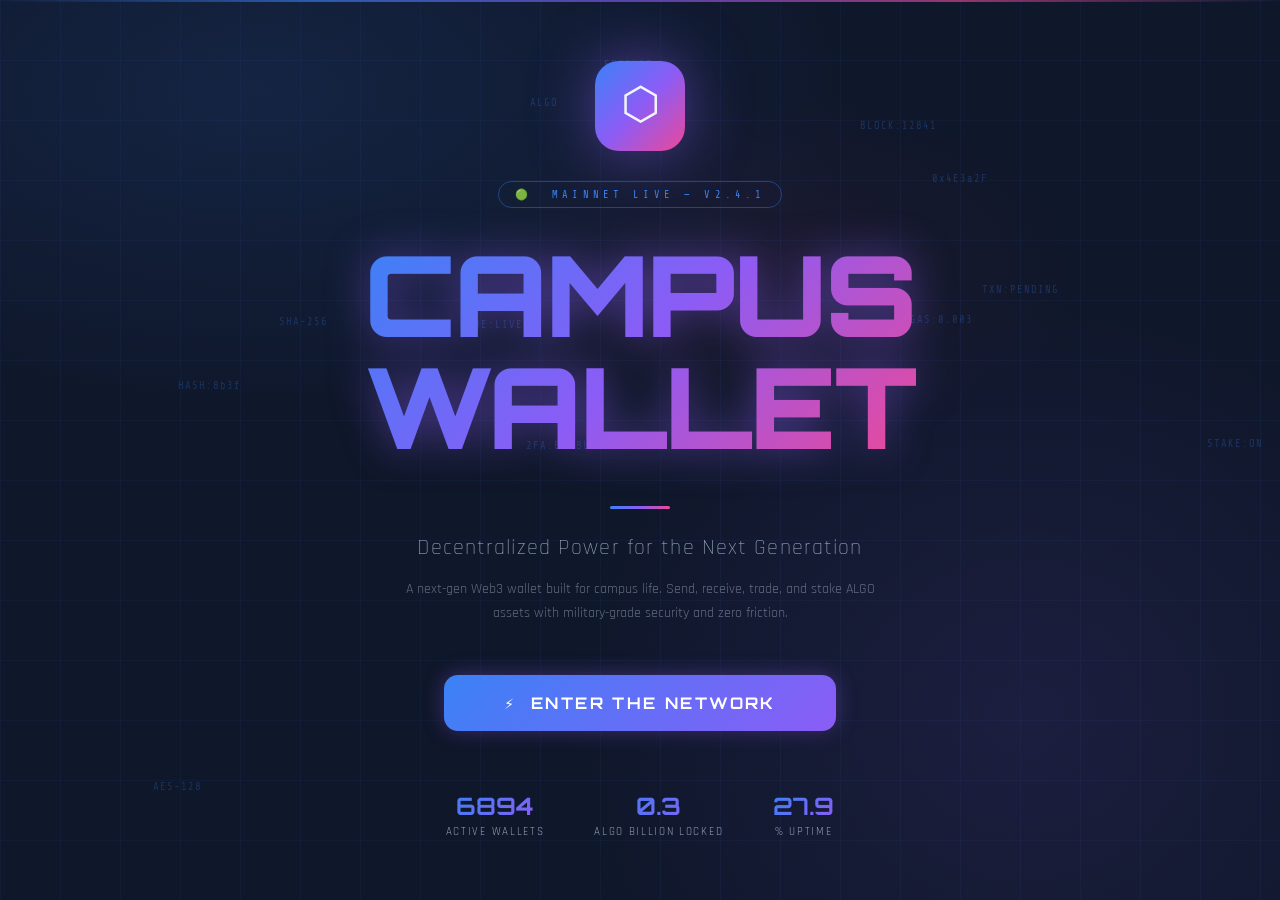
<file: index.html>
<!DOCTYPE html>
<html lang="en">
<head>
  <meta charset="UTF-8">
  <meta name="viewport" content="width=device-width, initial-scale=1.0">
  <title>Campus Wallet — Decentralized Power</title>
  <link rel="stylesheet" href="css/style.css">
  <style>
    .hero-logo-icon {
      width: 90px; height: 90px;
      background: linear-gradient(135deg, #3b82f6, #8b5cf6, #ec4899);
      border-radius: 24px;
      display: flex; align-items: center; justify-content: center;
      font-size: 2.8rem;
      margin: 0 auto 30px;
      box-shadow: 0 0 60px rgba(139,92,246,0.5);
      animation: fadeIn 0.8s ease forwards;
    }
    .hero-divider {
      width: 60px; height: 3px;
      background: linear-gradient(90deg, var(--blue), var(--purple), var(--pink));
      margin: 24px auto;
      border-radius: 2px;
      animation: fadeIn 1s ease 0.5s forwards; opacity: 0;
    }
    .floating-tags {
      position: absolute;
      width: 100%; height: 100%;
      pointer-events: none;
      overflow: hidden;
    }
    .ftag {
      position: absolute;
      font-family: 'Share Tech Mono', monospace;
      font-size: 0.65rem;
      color: rgba(59,130,246,0.25);
      letter-spacing: 0.1em;
      white-space: nowrap;
    }
  </style>
</head>
<body data-page="index">

<div id="loader" class="loader-overlay">
  <div class="loader-ring"></div>
  <div class="loader-text">INITIALIZING NETWORK...</div>
</div>

<div class="scanline"></div>

<div class="bg-layer">
  <div class="bg-gradient"></div>
  <div class="cyber-grid"></div>
</div>

<div class="particles"></div>

<div class="floating-tags" id="ftags"></div>

<div class="page hero-page">

  <div class="hero-logo-icon">⬡</div>

  <div class="hero-badge">🟢 &nbsp;MAINNET LIVE — v2.4.1</div>

  <h1 class="hero-title gradient-text">CAMPUS<br>WALLET</h1>

  <div class="hero-divider"></div>

  <p class="hero-tagline fade-in fade-in-delay-3">
    Decentralized Power for the Next Generation
  </p>

  <p class="hero-sub fade-in fade-in-delay-4">
    A next-gen Web3 wallet built for campus life. Send, receive, trade,
    and stake ALGO assets with military-grade security and zero friction.
  </p>

  <button class="btn btn-primary hero-enter-btn" id="enterBtn">
    ⚡ &nbsp;ENTER THE NETWORK
  </button>

  <div class="hero-stats">
    <div class="stat">
      <div class="stat-num" data-count="24700" data-decimals="0">0</div>
      <div class="stat-label">Active Wallets</div>
    </div>
    <div class="stat">
      <div class="stat-num" data-count="1.2" data-decimals="1">0</div>
      <div class="stat-label">ALGO Billion Locked</div>
    </div>
    <div class="stat">
      <div class="stat-num" data-count="99.9" data-decimals="1">0</div>
      <div class="stat-label">% Uptime</div>
    </div>
  </div>

</div>

<script src="js/script.js"></script>
<script>
// Floating code tags
const tags = ['0x4E3a2F', 'SHA-256', 'AES-128', 'TXN:PENDING', 'BLOCK:12841', 'GAS:0.003',
  'STAKE:ON', 'NODE:LIVE', 'HASH:8b3f', '2FA:ENABLED', 'ENCRYPT', 'ALGO'];
const container = document.getElementById('ftags');
tags.forEach((tag, i) => {
  const el = document.createElement('div');
  el.className = 'ftag';
  el.textContent = tag;
  el.style.cssText = `
    left: ${5 + Math.random() * 90}%;
    top: ${5 + Math.random() * 90}%;
    animation: fadeIn ${2 + Math.random() * 3}s ease ${Math.random() * 3}s infinite alternate;
  `;
  container.appendChild(el);
});
</script>
</body>
</html>
</file>
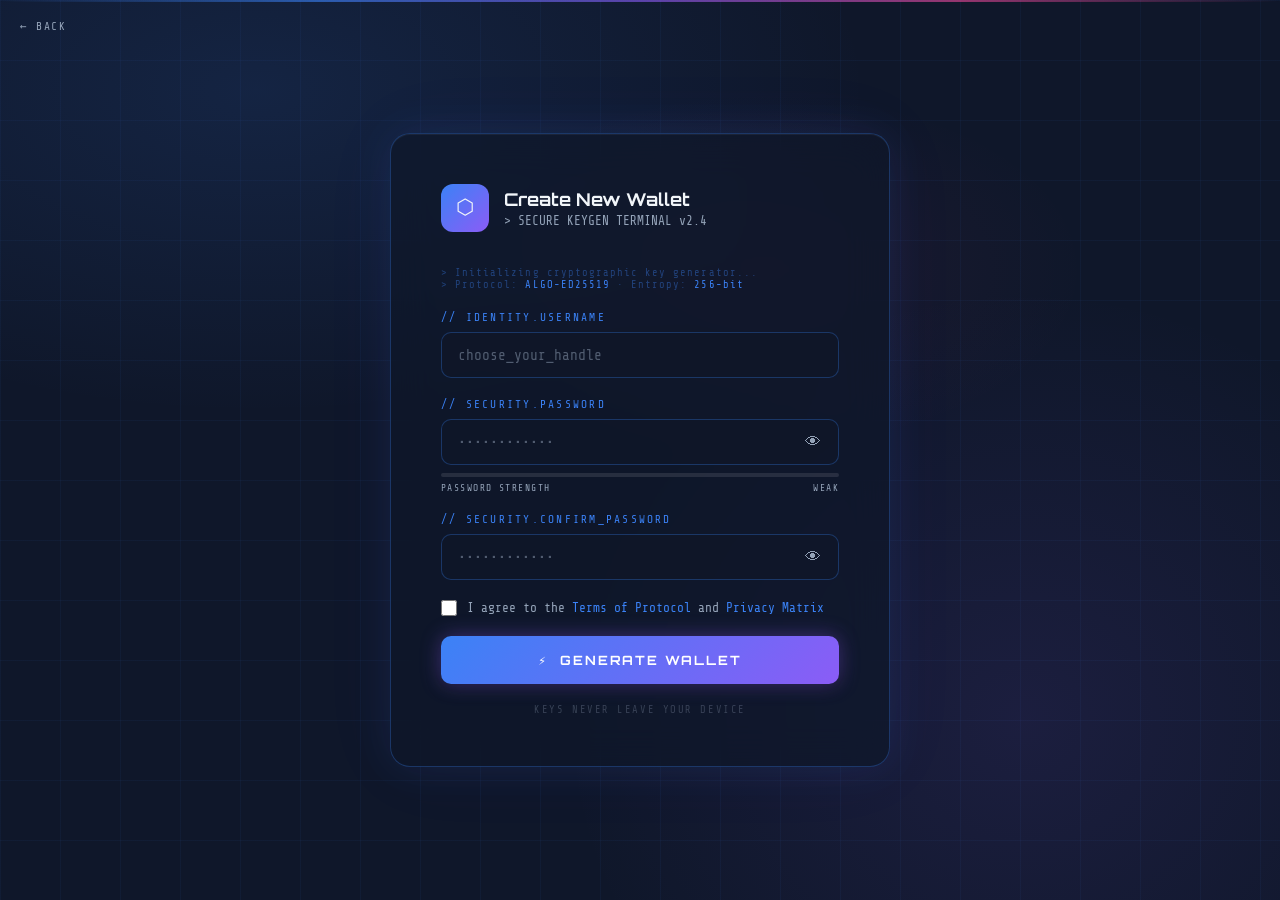
<file: create.html>
<!DOCTYPE html>
<html lang="en">
<head>
  <meta charset="UTF-8">
  <meta name="viewport" content="width=device-width, initial-scale=1.0">
  <title>Campus Wallet — Create Wallet</title>
  <link rel="stylesheet" href="css/style.css">
  <style>
    .eye-btn {
      position: absolute; right: 14px; top: 50%;
      transform: translateY(-50%);
      background: none; border: none;
      color: var(--muted); cursor: pointer;
      font-size: 1rem; padding: 4px;
      transition: color 0.2s;
    }
    .eye-btn:hover { color: var(--blue); }
    .pass-wrapper { position: relative; }
    .strength-label {
      font-family: 'Share Tech Mono', monospace;
      font-size: 0.6rem;
      color: var(--muted);
      letter-spacing: 0.15em;
      margin-top: 6px;
      display: flex; justify-content: space-between;
    }
    .terms-row {
      display: flex; align-items: center; gap: 10px;
      margin-bottom: 20px;
    }
    .terms-row input[type=checkbox] { accent-color: var(--blue); width: 16px; height: 16px; }
    .terms-row label {
      font-size: 0.8rem; color: var(--muted);
      font-family: 'Share Tech Mono', monospace;
    }
    .terms-row a { color: var(--blue); text-decoration: none; }
    .success-overlay {
      position: fixed; inset: 0; z-index: 9999;
      background: rgba(10,15,30,0.97);
      display: none;
      flex-direction: column;
      align-items: center; justify-content: center;
      gap: 20px;
      text-align: center;
    }
    .success-icon {
      width: 90px; height: 90px;
      background: linear-gradient(135deg, var(--success), #16a34a);
      border-radius: 50%;
      display: flex; align-items: center; justify-content: center;
      font-size: 2.5rem;
      box-shadow: 0 0 60px rgba(34,197,94,0.5);
      animation: orbPulse 2s ease-in-out infinite;
    }
    .success-title {
      font-family: 'Orbitron', monospace;
      font-size: 1.6rem; font-weight: 900;
      color: var(--success);
    }
    .success-addr {
      font-family: 'Share Tech Mono', monospace;
      font-size: 0.8rem; color: var(--muted);
    }
    .progress-bar {
      width: 200px; height: 3px;
      background: rgba(255,255,255,0.1);
      border-radius: 2px; overflow: hidden;
    }
    .progress-fill {
      height: 100%;
      background: linear-gradient(90deg, var(--blue), var(--purple));
      border-radius: 2px;
      animation: progressGrow 3s linear forwards;
    }
    @keyframes progressGrow { from { width: 0; } to { width: 100%; } }
    .back-link {
      position: fixed; top: 20px; left: 20px;
      font-family: 'Share Tech Mono', monospace;
      font-size: 0.7rem; color: var(--muted);
      cursor: pointer; letter-spacing: 0.15em;
      text-decoration: none; display: flex;
      align-items: center; gap: 8px;
      transition: color 0.2s; z-index: 10;
    }
    .back-link:hover { color: var(--blue); }
    .terminal-line {
      font-family: 'Share Tech Mono', monospace;
      font-size: 0.65rem; color: rgba(59,130,246,0.4);
      margin-bottom: 20px; letter-spacing: 0.1em;
    }
    .terminal-line span { color: var(--blue); }
  </style>
</head>
<body data-page="create">

<div id="loader" class="loader-overlay">
  <div class="loader-ring"></div>
  <div class="loader-text">LOADING SECURE TERMINAL...</div>
</div>

<div class="scanline"></div>

<div class="bg-layer">
  <div class="bg-gradient"></div>
  <div class="cyber-grid"></div>
</div>

<div class="particles"></div>

<a href="onboarding.html" class="back-link">← BACK</a>

<div id="successOverlay" class="success-overlay">
  <div class="success-icon">✓</div>
  <div class="success-title">WALLET CREATED</div>
  <div class="success-addr" id="succAddr">Loading address...</div>
  <p style="color: var(--muted); font-size: 0.85rem;">Redirecting to dashboard...</p>
  <div class="progress-bar"><div class="progress-fill"></div></div>
</div>

<div class="page">
  <div class="glass create-panel fade-in">

    <div class="form-header">
      <div class="form-icon">⬡</div>
      <div>
        <div class="form-title">Create New Wallet</div>
        <div class="form-sub">> SECURE KEYGEN TERMINAL v2.4</div>
      </div>
    </div>

    <div class="terminal-line">> Initializing cryptographic key generator...<br>
    > Protocol: <span>ALGO-ED25519</span> · Entropy: <span>256-bit</span></div>

    <form id="createForm">

      <div class="input-group">
        <label>// IDENTITY.username</label>
        <input type="text" id="username" class="cyber-input"
          placeholder="choose_your_handle" autocomplete="off">
      </div>

      <div class="input-group">
        <label>// SECURITY.password</label>
        <div class="pass-wrapper">
          <input type="password" id="password" class="cyber-input"
            placeholder="••••••••••••" autocomplete="new-password">
          <button type="button" class="eye-btn" onclick="togglePass('password', this)">👁</button>
        </div>
        <div class="strength-bar">
          <div class="strength-fill"></div>
        </div>
        <div class="strength-label">
          <span>PASSWORD STRENGTH</span>
          <span id="strengthTxt">WEAK</span>
        </div>
      </div>

      <div class="input-group">
        <label>// SECURITY.confirm_password</label>
        <div class="pass-wrapper">
          <input type="password" id="confirm" class="cyber-input"
            placeholder="••••••••••••" autocomplete="new-password">
          <button type="button" class="eye-btn" onclick="togglePass('confirm', this)">👁</button>
        </div>
      </div>

      <div class="terms-row">
        <input type="checkbox" id="terms">
        <label for="terms">I agree to the <a href="#">Terms of Protocol</a> and <a href="#">Privacy Matrix</a></label>
      </div>

      <button type="submit" class="btn btn-primary" style="width:100%; font-size: 0.8rem; padding: 16px;">
        <div class="spinner"></div>
        <span class="btn-text">⚡ &nbsp;GENERATE WALLET</span>
      </button>

    </form>

    <p style="text-align:center; margin-top: 20px; font-family: 'Share Tech Mono', monospace; font-size: 0.65rem; color: rgba(148,163,184,0.3); letter-spacing: 0.15em;">
      KEYS NEVER LEAVE YOUR DEVICE
    </p>

  </div>
</div>

<script src="js/script.js"></script>
<script>
function togglePass(id, btn) {
  const input = document.getElementById(id);
  input.type = input.type === 'password' ? 'text' : 'password';
  btn.textContent = input.type === 'password' ? '👁' : '🙈';
}

// Strength text update
document.getElementById('password').addEventListener('input', function() {
  const val = this.value;
  let strength = 0;
  if (val.length > 5) strength += 25;
  if (val.length > 9) strength += 25;
  if (/[A-Z]/.test(val) && /[0-9]/.test(val)) strength += 25;
  if (/[^A-Za-z0-9]/.test(val)) strength += 25;
  const labels = { 0: 'WEAK', 25: 'FAIR', 50: 'GOOD', 75: 'STRONG', 100: 'ULTRA' };
  document.getElementById('strengthTxt').textContent = labels[Math.floor(strength/25)*25] || 'WEAK';
});

document.getElementById('createForm').addEventListener('submit', function(e) {
  if (!document.getElementById('terms').checked) {
    e.preventDefault();
    e.stopPropagation();
    // Use global showToast after script loads
    setTimeout(() => window.showToast && showToast('Please accept the Terms of Protocol', 'error'), 0);
  }
});
</script>
</body>
</html>
</file>
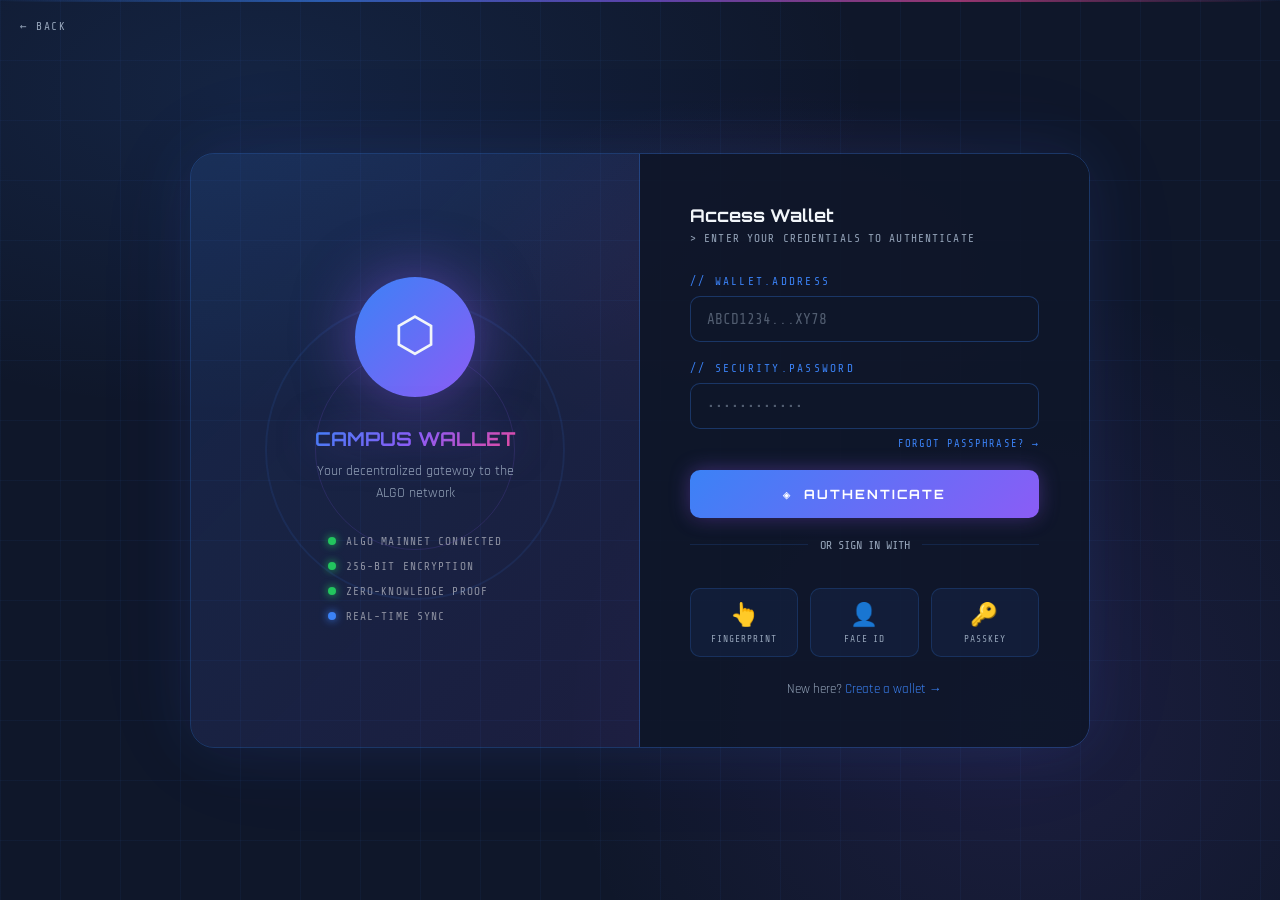
<file: login.html>
<!DOCTYPE html>
<html lang="en">
<head>
  <meta charset="UTF-8">
  <meta name="viewport" content="width=device-width, initial-scale=1.0">
  <title>Campus Wallet — Login</title>
  <link rel="stylesheet" href="css/style.css">
  <style>
    .back-link {
      position: fixed; top: 20px; left: 20px;
      font-family: 'Share Tech Mono', monospace;
      font-size: 0.7rem; color: var(--muted);
      cursor: pointer; letter-spacing: 0.15em;
      text-decoration: none; display: flex;
      align-items: center; gap: 8px;
      transition: color 0.2s; z-index: 10;
    }
    .back-link:hover { color: var(--blue); }
    .login-left-title {
      font-family: 'Orbitron', monospace;
      font-size: 1.2rem; font-weight: 700;
      margin-bottom: 10px;
    }
    .login-left-sub {
      font-size: 0.85rem; color: var(--muted);
      line-height: 1.6; max-width: 220px;
      text-align: center;
    }
    .login-features {
      margin-top: 30px;
      display: flex; flex-direction: column; gap: 12px;
    }
    .login-feat {
      display: flex; align-items: center; gap: 10px;
      font-family: 'Share Tech Mono', monospace;
      font-size: 0.7rem; color: rgba(255,255,255,0.5);
      letter-spacing: 0.1em;
    }
    .feat-dot {
      width: 8px; height: 8px; border-radius: 50%;
      background: var(--success);
      box-shadow: 0 0 8px var(--success);
      flex-shrink: 0;
    }
    .login-form-title {
      font-family: 'Orbitron', monospace;
      font-size: 1.1rem; font-weight: 700;
      margin-bottom: 6px;
    }
    .login-form-sub {
      color: var(--muted); font-size: 0.85rem;
      margin-bottom: 30px; font-family: 'Share Tech Mono', monospace;
      font-size: 0.7rem; letter-spacing: 0.1em;
    }
    .forgot-link {
      font-family: 'Share Tech Mono', monospace;
      font-size: 0.65rem; color: var(--blue);
      cursor: pointer; letter-spacing: 0.1em;
      display: block; text-align: right;
      margin-top: -12px; margin-bottom: 20px;
      text-decoration: none;
    }
    .biometric-row {
      display: flex; gap: 12px; margin-top: 16px;
    }
    .bio-btn {
      flex: 1; padding: 12px;
      background: rgba(59,130,246,0.07);
      border: 1px solid rgba(59,130,246,0.2);
      border-radius: 10px;
      display: flex; flex-direction: column;
      align-items: center; gap: 6px;
      cursor: pointer; transition: all 0.2s;
      color: var(--muted);
      font-family: 'Share Tech Mono', monospace;
      font-size: 0.6rem; letter-spacing: 0.1em;
    }
    .bio-btn:hover { border-color: var(--blue); color: var(--blue); background: rgba(59,130,246,0.12); }
    .bio-btn span { font-size: 1.4rem; }
    .divider { display: flex; align-items: center; gap: 12px; margin: 20px 0; color: var(--muted); font-size: 0.75rem; font-family: 'Share Tech Mono', monospace; }
    .divider::before, .divider::after { content: ''; flex: 1; height: 1px; background: rgba(59,130,246,0.15); }
  </style>
</head>
<body data-page="login">

<div id="loader" class="loader-overlay">
  <div class="loader-ring"></div>
  <div class="loader-text">AUTHENTICATING NODE...</div>
</div>

<div class="scanline"></div>

<div class="bg-layer">
  <div class="bg-gradient"></div>
  <div class="cyber-grid"></div>
</div>

<div class="particles"></div>

<a href="onboarding.html" class="back-link">← BACK</a>

<div class="page" style="padding: 20px;">
  <div class="login-container fade-in">

    <!-- LEFT PANEL -->
    <div class="login-left">
      <div class="login-orb">⬡</div>
      <div class="login-left-text">
        <div class="login-left-title gradient-text">CAMPUS WALLET</div>
        <p class="login-left-sub">Your decentralized gateway to the ALGO network</p>
      </div>
      <div class="login-features">
        <div class="login-feat"><div class="feat-dot"></div>ALGO MAINNET CONNECTED</div>
        <div class="login-feat"><div class="feat-dot"></div>256-BIT ENCRYPTION</div>
        <div class="login-feat"><div class="feat-dot"></div>ZERO-KNOWLEDGE PROOF</div>
        <div class="login-feat"><div class="feat-dot" style="background: var(--blue); box-shadow: 0 0 8px var(--blue)"></div>REAL-TIME SYNC</div>
      </div>
    </div>

    <!-- RIGHT PANEL -->
    <div class="login-right">
      <div class="login-form-title">Access Wallet</div>
      <div class="login-form-sub">> ENTER YOUR CREDENTIALS TO AUTHENTICATE</div>

      <form id="loginForm">

        <div class="input-group">
          <label>// WALLET.address</label>
          <input type="text" id="walletAddr" class="cyber-input"
            placeholder="ABCD1234...XY78" autocomplete="off">
        </div>

        <div class="input-group">
          <label>// SECURITY.password</label>
          <input type="password" id="loginPass" class="cyber-input"
            placeholder="••••••••••••" autocomplete="current-password">
        </div>

        <a href="#" class="forgot-link" onclick="showToast('Recovery instructions sent to your backup key', 'info'); return false;">
          FORGOT PASSPHRASE? →
        </a>

        <button type="submit" class="btn btn-primary" style="width: 100%; font-size: 0.8rem; padding: 16px;">
          <div class="spinner"></div>
          <span class="btn-text">◈ &nbsp;AUTHENTICATE</span>
        </button>

      </form>

      <div class="divider">OR SIGN IN WITH</div>

      <div class="biometric-row">
        <button class="bio-btn" onclick="handleBiometric('fingerprint')">
          <span>👆</span>FINGERPRINT
        </button>
        <button class="bio-btn" onclick="handleBiometric('face')">
          <span>👤</span>FACE ID
        </button>
        <button class="bio-btn" onclick="handleBiometric('key')">
          <span>🔑</span>PASSKEY
        </button>
      </div>

      <p style="text-align:center; margin-top: 24px; font-size: 0.8rem; color: var(--muted);">
        New here? <a href="create.html" style="color: var(--blue); text-decoration: none;">Create a wallet →</a>
      </p>

    </div>
  </div>
</div>

<script src="js/script.js"></script>
<script>
function handleBiometric(type) {
  const labels = { fingerprint: 'Fingerprint scan initiated...', face: 'Face ID scan initiated...', key: 'Passkey authentication...' };
  showToast(labels[type], 'info');
  setTimeout(() => {
    const user = getUser() || (() => {
      const addr = generateWalletAddress();
      const u = { username: 'BiometricUser', address: addr, balance: (Math.random() * 5000 + 200).toFixed(2), created: Date.now() };
      saveUser(u); return u;
    })();
    showToast('Biometric auth successful!', 'success');
    setTimeout(() => window.location.href = 'dashboard.html', 600);
  }, 1500);
}
</script>
</body>
</html>
</file>
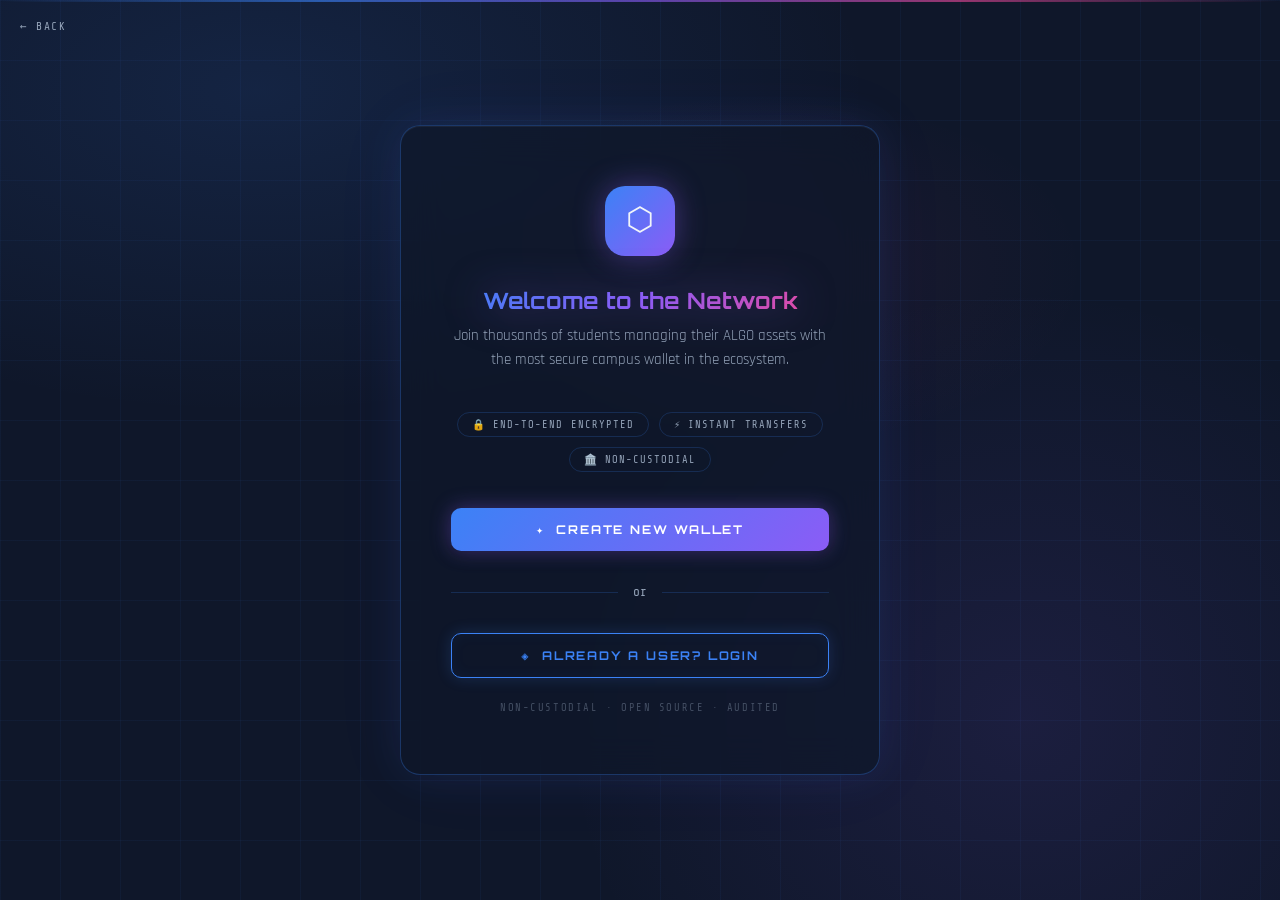
<file: onboarding.html>
<!DOCTYPE html>
<html lang="en">
<head>
  <meta charset="UTF-8">
  <meta name="viewport" content="width=device-width, initial-scale=1.0">
  <title>Campus Wallet — Welcome</title>
  <link rel="stylesheet" href="css/style.css">
  <style>
    .feature-chips {
      display: flex; gap: 10px; flex-wrap: wrap;
      justify-content: center;
      margin-bottom: 36px;
    }
    .chip {
      font-family: 'Share Tech Mono', monospace;
      font-size: 0.65rem;
      color: var(--muted);
      border: 1px solid rgba(59,130,246,0.2);
      border-radius: 100px;
      padding: 5px 14px;
      letter-spacing: 0.1em;
    }
    .back-link {
      position: fixed; top: 20px; left: 20px;
      font-family: 'Share Tech Mono', monospace;
      font-size: 0.7rem;
      color: var(--muted);
      cursor: pointer;
      letter-spacing: 0.15em;
      text-decoration: none;
      display: flex; align-items: center; gap: 8px;
      transition: color 0.2s;
      z-index: 10;
    }
    .back-link:hover { color: var(--blue); }
  </style>
</head>
<body data-page="onboarding">

<div id="loader" class="loader-overlay">
  <div class="loader-ring"></div>
  <div class="loader-text">CONNECTING TO NETWORK...</div>
</div>

<div class="scanline"></div>

<div class="bg-layer">
  <div class="bg-gradient"></div>
  <div class="cyber-grid"></div>
</div>

<div class="particles"></div>

<a href="index.html" class="back-link">← BACK</a>

<div class="page">
  <div class="glass onboarding-panel fade-in">

    <div class="on-icon">⬡</div>

    <h2 class="on-title gradient-text">Welcome to the Network</h2>
    <p class="on-sub">
      Join thousands of students managing their ALGO assets with<br>
      the most secure campus wallet in the ecosystem.
    </p>

    <div class="feature-chips">
      <span class="chip">🔒 END-TO-END ENCRYPTED</span>
      <span class="chip">⚡ INSTANT TRANSFERS</span>
      <span class="chip">🏛️ NON-CUSTODIAL</span>
    </div>

    <a href="create.html" class="btn btn-primary" style="width:100%; margin-bottom: 14px;">
      ✦ &nbsp;Create New Wallet
    </a>

    <div class="on-divider">or</div>

    <a href="login.html" class="btn btn-secondary" style="width:100%; margin-top: 14px;">
      ◈ &nbsp;Already a User? Login
    </a>

    <p style="text-align:center; margin-top:24px; font-family: 'Share Tech Mono', monospace; font-size: 0.65rem; color: rgba(148,163,184,0.4); letter-spacing: 0.15em;">
      NON-CUSTODIAL · OPEN SOURCE · AUDITED
    </p>

  </div>
</div>

<script src="js/script.js"></script>
</body>
</html>
</file>
<file: css/style.css>
@import url('https://fonts.googleapis.com/css2?family=Orbitron:wght@400;500;700;900&family=Share+Tech+Mono&family=Rajdhani:wght@300;400;500;600;700&display=swap');

:root {
  --bg: #0f172a;
  --bg2: #0a0f1e;
  --blue: #3b82f6;
  --purple: #8b5cf6;
  --pink: #ec4899;
  --text: #f1f5f9;
  --muted: #94a3b8;
  --success: #22c55e;
  --error: #ef4444;
  --glass: rgba(15, 23, 42, 0.6);
  --border: rgba(59, 130, 246, 0.3);
}

*, *::before, *::after { box-sizing: border-box; margin: 0; padding: 0; }

html { scroll-behavior: smooth; }

body {
  background: var(--bg);
  color: var(--text);
  font-family: 'Rajdhani', sans-serif;
  min-height: 100vh;
  overflow-x: hidden;
}

/* ─── SCROLLBAR ─── */
::-webkit-scrollbar { width: 6px; }
::-webkit-scrollbar-track { background: var(--bg2); }
::-webkit-scrollbar-thumb { background: linear-gradient(180deg, var(--blue), var(--purple)); border-radius: 3px; }

/* ─── ANIMATED BG ─── */
.bg-layer {
  position: fixed; inset: 0; z-index: 0; overflow: hidden;
}

.bg-gradient {
  position: absolute; inset: 0;
  background:
    radial-gradient(ellipse 80% 60% at 20% 10%, rgba(59,130,246,0.12) 0%, transparent 60%),
    radial-gradient(ellipse 60% 80% at 80% 80%, rgba(139,92,246,0.1) 0%, transparent 60%),
    radial-gradient(ellipse 50% 40% at 60% 30%, rgba(236,72,153,0.06) 0%, transparent 50%),
    #0f172a;
  animation: bgShift 12s ease-in-out infinite alternate;
}

@keyframes bgShift {
  0% { filter: hue-rotate(0deg); }
  100% { filter: hue-rotate(20deg); }
}

.cyber-grid {
  position: absolute; inset: 0;
  background-image:
    linear-gradient(rgba(59,130,246,0.05) 1px, transparent 1px),
    linear-gradient(90deg, rgba(59,130,246,0.05) 1px, transparent 1px);
  background-size: 60px 60px;
  animation: gridMove 20s linear infinite;
}

@keyframes gridMove {
  0% { background-position: 0 0; }
  100% { background-position: 60px 60px; }
}

/* ─── PARTICLES ─── */
.particles { position: fixed; inset: 0; z-index: 0; pointer-events: none; }
.particle {
  position: absolute;
  width: 2px; height: 2px;
  border-radius: 50%;
  background: var(--blue);
  animation: float linear infinite;
  opacity: 0;
}

@keyframes float {
  0% { transform: translateY(100vh) translateX(0); opacity: 0; }
  10% { opacity: 1; }
  90% { opacity: 0.6; }
  100% { transform: translateY(-100px) translateX(var(--drift)); opacity: 0; }
}

/* ─── PAGE WRAPPER ─── */
.page {
  position: relative; z-index: 1;
  min-height: 100vh;
  display: flex; align-items: center; justify-content: center;
}

/* ─── GLASS PANEL ─── */
.glass {
  background: rgba(15, 23, 42, 0.7);
  backdrop-filter: blur(20px);
  border: 1px solid var(--border);
  border-radius: 20px;
  box-shadow:
    0 0 40px rgba(59,130,246,0.1),
    0 0 80px rgba(139,92,246,0.05),
    inset 0 1px 0 rgba(255,255,255,0.05);
}

/* ─── NEON TEXT ─── */
.neon-title {
  font-family: 'Orbitron', monospace;
  font-weight: 900;
  letter-spacing: 0.1em;
  text-transform: uppercase;
}

.gradient-text {
  background: linear-gradient(135deg, var(--blue), var(--purple), var(--pink));
  -webkit-background-clip: text;
  -webkit-text-fill-color: transparent;
  background-clip: text;
  filter: drop-shadow(0 0 20px rgba(139,92,246,0.5));
}

/* ─── BUTTONS ─── */
.btn {
  font-family: 'Orbitron', monospace;
  font-size: 0.75rem;
  font-weight: 700;
  letter-spacing: 0.15em;
  text-transform: uppercase;
  border: none;
  border-radius: 10px;
  cursor: pointer;
  padding: 14px 28px;
  transition: all 0.3s ease;
  position: relative;
  overflow: hidden;
  text-decoration: none;
  display: inline-flex;
  align-items: center;
  justify-content: center;
  gap: 8px;
}

.btn::before {
  content: '';
  position: absolute; inset: 0;
  background: linear-gradient(135deg, rgba(255,255,255,0.1), transparent);
  opacity: 0;
  transition: opacity 0.3s;
}

.btn:hover::before { opacity: 1; }

.btn-primary {
  background: linear-gradient(135deg, var(--blue), var(--purple));
  color: white;
  box-shadow: 0 0 20px rgba(139,92,246,0.4), 0 4px 15px rgba(0,0,0,0.3);
}

.btn-primary:hover {
  transform: translateY(-2px);
  box-shadow: 0 0 40px rgba(139,92,246,0.7), 0 8px 25px rgba(0,0,0,0.4);
}

.btn-secondary {
  background: transparent;
  color: var(--blue);
  border: 1px solid var(--blue);
  box-shadow: 0 0 15px rgba(59,130,246,0.2), inset 0 0 15px rgba(59,130,246,0.05);
}

.btn-secondary:hover {
  background: rgba(59,130,246,0.1);
  box-shadow: 0 0 30px rgba(59,130,246,0.5), inset 0 0 20px rgba(59,130,246,0.1);
  transform: translateY(-2px);
}

.btn-ghost {
  background: transparent;
  color: var(--muted);
  font-family: 'Rajdhani', sans-serif;
  font-size: 0.9rem;
  padding: 10px 20px;
}

.btn-ghost:hover { color: var(--text); }

.btn-danger {
  background: linear-gradient(135deg, #ef4444, #b91c1c);
  color: white;
  box-shadow: 0 0 20px rgba(239,68,68,0.3);
}

.btn-success {
  background: linear-gradient(135deg, #22c55e, #16a34a);
  color: white;
  box-shadow: 0 0 20px rgba(34,197,94,0.3);
}

/* ─── INPUTS ─── */
.input-group {
  position: relative;
  margin-bottom: 20px;
}

.input-group label {
  display: block;
  font-family: 'Share Tech Mono', monospace;
  font-size: 0.7rem;
  color: var(--blue);
  letter-spacing: 0.2em;
  text-transform: uppercase;
  margin-bottom: 8px;
}

.cyber-input {
  width: 100%;
  background: rgba(15,23,42,0.8);
  border: 1px solid rgba(59,130,246,0.3);
  border-radius: 10px;
  color: var(--text);
  font-family: 'Share Tech Mono', monospace;
  font-size: 0.9rem;
  padding: 14px 16px;
  outline: none;
  transition: all 0.3s ease;
}

.cyber-input:focus {
  border-color: var(--blue);
  box-shadow: 0 0 20px rgba(59,130,246,0.2), inset 0 0 10px rgba(59,130,246,0.05);
}

.cyber-input::placeholder { color: var(--muted); opacity: 0.5; }

/* ─── SCANLINE ─── */
.scanline {
  position: fixed; top: 0; left: 0; right: 0;
  height: 2px;
  background: linear-gradient(90deg, transparent, var(--blue), var(--purple), var(--pink), transparent);
  animation: scan 4s linear infinite;
  z-index: 999;
  opacity: 0.6;
}

@keyframes scan {
  0% { top: -2px; }
  100% { top: 100vh; }
}

/* ─── LOADER ─── */
.loader-overlay {
  position: fixed; inset: 0; z-index: 9999;
  background: var(--bg);
  display: flex; align-items: center; justify-content: center;
  flex-direction: column; gap: 20px;
  transition: opacity 0.5s, visibility 0.5s;
}

.loader-overlay.hidden { opacity: 0; visibility: hidden; }

.loader-ring {
  width: 60px; height: 60px;
  border: 3px solid transparent;
  border-top-color: var(--blue);
  border-right-color: var(--purple);
  border-radius: 50%;
  animation: spin 1s linear infinite;
}

@keyframes spin { to { transform: rotate(360deg); } }

.loader-text {
  font-family: 'Share Tech Mono', monospace;
  font-size: 0.75rem;
  color: var(--blue);
  letter-spacing: 0.3em;
  animation: blink 1s ease-in-out infinite;
}

@keyframes blink { 50% { opacity: 0.3; } }

/* ─── FADE IN ─── */
.fade-in {
  animation: fadeIn 0.8s ease forwards;
  opacity: 0;
}

@keyframes fadeIn {
  to { opacity: 1; transform: translateY(0); }
  from { opacity: 0; transform: translateY(20px); }
}

.fade-in-delay-1 { animation-delay: 0.1s; }
.fade-in-delay-2 { animation-delay: 0.2s; }
.fade-in-delay-3 { animation-delay: 0.3s; }
.fade-in-delay-4 { animation-delay: 0.4s; }
.fade-in-delay-5 { animation-delay: 0.5s; }

/* ─── INDEX PAGE ─── */
.hero-page {
  flex-direction: column;
  text-align: center;
  padding: 40px 20px;
}

.hero-badge {
  font-family: 'Share Tech Mono', monospace;
  font-size: 0.65rem;
  letter-spacing: 0.4em;
  color: var(--blue);
  text-transform: uppercase;
  padding: 6px 16px;
  border: 1px solid rgba(59,130,246,0.4);
  border-radius: 100px;
  margin-bottom: 30px;
  display: inline-block;
  animation: fadeIn 1s ease forwards;
}

.hero-title {
  font-family: 'Orbitron', monospace;
  font-size: clamp(3rem, 10vw, 7rem);
  font-weight: 900;
  line-height: 1;
  letter-spacing: -0.02em;
  margin-bottom: 20px;
  animation: fadeIn 1s ease 0.2s forwards;
  opacity: 0;
}

.hero-tagline {
  font-size: clamp(1rem, 2.5vw, 1.4rem);
  color: var(--muted);
  font-weight: 300;
  letter-spacing: 0.05em;
  margin-bottom: 16px;
  animation: fadeIn 1s ease 0.4s forwards;
  opacity: 0;
}

.hero-sub {
  font-size: 0.9rem;
  color: rgba(148,163,184,0.6);
  max-width: 500px;
  line-height: 1.6;
  margin-bottom: 50px;
  animation: fadeIn 1s ease 0.6s forwards;
  opacity: 0;
}

.hero-enter-btn {
  font-size: 1rem;
  padding: 18px 60px;
  border-radius: 14px;
  animation: fadeIn 1s ease 0.8s forwards, pulse 3s ease-in-out 2s infinite;
  opacity: 0;
}

@keyframes pulse {
  0%, 100% { box-shadow: 0 0 20px rgba(139,92,246,0.4), 0 4px 15px rgba(0,0,0,0.3); }
  50% { box-shadow: 0 0 60px rgba(139,92,246,0.8), 0 0 100px rgba(59,130,246,0.3), 0 8px 25px rgba(0,0,0,0.4); }
}

.hero-stats {
  display: flex; gap: 50px; margin-top: 60px;
  animation: fadeIn 1s ease 1s forwards;
  opacity: 0;
}

.stat { text-align: center; }
.stat-num {
  font-family: 'Orbitron', monospace;
  font-size: 1.5rem;
  font-weight: 700;
  background: linear-gradient(135deg, var(--blue), var(--purple));
  -webkit-background-clip: text;
  -webkit-text-fill-color: transparent;
  background-clip: text;
}

.stat-label {
  font-size: 0.7rem;
  color: var(--muted);
  letter-spacing: 0.15em;
  text-transform: uppercase;
  margin-top: 4px;
}

/* ─── ONBOARDING ─── */
.onboarding-panel {
  padding: 60px 50px;
  width: min(480px, 95vw);
  text-align: center;
}

.on-icon {
  width: 70px; height: 70px;
  background: linear-gradient(135deg, var(--blue), var(--purple));
  border-radius: 20px;
  display: flex; align-items: center; justify-content: center;
  margin: 0 auto 30px;
  font-size: 2rem;
  box-shadow: 0 0 30px rgba(139,92,246,0.4);
}

.on-title {
  font-family: 'Orbitron', monospace;
  font-size: 1.4rem;
  font-weight: 700;
  margin-bottom: 10px;
}

.on-sub {
  color: var(--muted);
  font-size: 0.95rem;
  margin-bottom: 40px;
  line-height: 1.6;
}

.on-divider {
  display: flex; align-items: center; gap: 15px;
  margin: 20px 0;
  color: var(--muted);
  font-size: 0.8rem;
  font-family: 'Share Tech Mono', monospace;
}

.on-divider::before, .on-divider::after {
  content: '';
  flex: 1;
  height: 1px;
  background: rgba(59,130,246,0.2);
}

/* ─── CREATE PAGE ─── */
.create-panel {
  padding: 50px 50px;
  width: min(500px, 95vw);
}

.form-header {
  display: flex; align-items: center; gap: 15px;
  margin-bottom: 35px;
}

.form-icon {
  width: 48px; height: 48px;
  background: linear-gradient(135deg, var(--blue), var(--purple));
  border-radius: 12px;
  display: flex; align-items: center; justify-content: center;
  font-size: 1.3rem;
  flex-shrink: 0;
}

.form-title {
  font-family: 'Orbitron', monospace;
  font-size: 1.1rem;
  font-weight: 700;
  margin-bottom: 4px;
}

.form-sub {
  color: var(--muted);
  font-size: 0.8rem;
  font-family: 'Share Tech Mono', monospace;
}

.strength-bar {
  height: 4px;
  background: rgba(255,255,255,0.1);
  border-radius: 2px;
  margin-top: 8px;
  overflow: hidden;
}

.strength-fill {
  height: 100%;
  border-radius: 2px;
  transition: all 0.4s ease;
  width: 0;
}

/* ─── LOGIN PAGE ─── */
.login-container {
  display: grid;
  grid-template-columns: 1fr 1fr;
  width: min(900px, 95vw);
  min-height: 560px;
  border-radius: 24px;
  overflow: hidden;
  border: 1px solid var(--border);
  box-shadow: 0 0 60px rgba(59,130,246,0.1), 0 0 120px rgba(139,92,246,0.05);
}

.login-left {
  background: linear-gradient(135deg, rgba(59,130,246,0.15), rgba(139,92,246,0.1));
  display: flex; flex-direction: column;
  align-items: center; justify-content: center;
  padding: 50px;
  border-right: 1px solid var(--border);
  position: relative;
  overflow: hidden;
}

.login-left::before {
  content: '';
  position: absolute;
  width: 300px; height: 300px;
  border: 2px solid rgba(59,130,246,0.1);
  border-radius: 50%;
  top: 50%; left: 50%;
  transform: translate(-50%, -50%);
  animation: orbRing 8s linear infinite;
}

.login-left::after {
  content: '';
  position: absolute;
  width: 200px; height: 200px;
  border: 1px solid rgba(139,92,246,0.15);
  border-radius: 50%;
  top: 50%; left: 50%;
  transform: translate(-50%, -50%);
  animation: orbRing 5s linear infinite reverse;
}

@keyframes orbRing {
  to { transform: translate(-50%, -50%) rotate(360deg); }
}

.login-orb {
  width: 120px; height: 120px;
  background: linear-gradient(135deg, var(--blue), var(--purple));
  border-radius: 50%;
  display: flex; align-items: center; justify-content: center;
  font-size: 3rem;
  position: relative; z-index: 2;
  box-shadow: 0 0 60px rgba(139,92,246,0.5);
  animation: orbPulse 4s ease-in-out infinite;
}

@keyframes orbPulse {
  0%, 100% { transform: scale(1); box-shadow: 0 0 60px rgba(139,92,246,0.5); }
  50% { transform: scale(1.05); box-shadow: 0 0 100px rgba(139,92,246,0.8); }
}

.login-left-text {
  margin-top: 30px; text-align: center; position: relative; z-index: 2;
}

.login-right {
  background: rgba(15,23,42,0.9);
  padding: 50px;
  display: flex; flex-direction: column; justify-content: center;
}

@media (max-width: 680px) {
  .login-container { grid-template-columns: 1fr; }
  .login-left { display: none; }
}

/* ─── DASHBOARD ─── */
.dashboard-layout {
  display: flex;
  min-height: 100vh;
  position: relative; z-index: 1;
}

/* SIDEBAR */
.sidebar {
  width: 240px;
  background: rgba(10,15,30,0.9);
  backdrop-filter: blur(20px);
  border-right: 1px solid var(--border);
  display: flex; flex-direction: column;
  padding: 24px 0;
  position: fixed; top: 0; left: 0; bottom: 0;
  z-index: 100;
  transition: transform 0.3s ease;
}

.sidebar-logo {
  padding: 0 24px 30px;
  border-bottom: 1px solid rgba(59,130,246,0.1);
  margin-bottom: 16px;
}

.sidebar-logo-text {
  font-family: 'Orbitron', monospace;
  font-size: 1rem;
  font-weight: 900;
  background: linear-gradient(135deg, var(--blue), var(--purple));
  -webkit-background-clip: text;
  -webkit-text-fill-color: transparent;
  background-clip: text;
}

.sidebar-logo-sub {
  font-family: 'Share Tech Mono', monospace;
  font-size: 0.6rem;
  color: var(--muted);
  letter-spacing: 0.2em;
  margin-top: 2px;
}

.nav-item {
  display: flex; align-items: center; gap: 12px;
  padding: 12px 24px;
  color: var(--muted);
  cursor: pointer;
  transition: all 0.2s ease;
  font-family: 'Rajdhani', sans-serif;
  font-size: 0.95rem;
  font-weight: 500;
  letter-spacing: 0.05em;
  position: relative;
  border: none; background: none; width: 100%; text-align: left;
}

.nav-item::before {
  content: '';
  position: absolute;
  left: 0; top: 0; bottom: 0;
  width: 3px;
  background: linear-gradient(180deg, var(--blue), var(--purple));
  border-radius: 0 3px 3px 0;
  opacity: 0;
  transition: opacity 0.2s;
}

.nav-item:hover { color: var(--text); background: rgba(59,130,246,0.05); }
.nav-item.active { color: var(--blue); }
.nav-item.active::before { opacity: 1; }

.nav-icon { font-size: 1.1rem; width: 20px; text-align: center; }
.nav-badge {
  margin-left: auto;
  background: linear-gradient(135deg, var(--blue), var(--purple));
  color: white;
  font-size: 0.6rem;
  padding: 2px 7px;
  border-radius: 100px;
  font-family: 'Share Tech Mono', monospace;
}

.sidebar-spacer { flex: 1; }

.sidebar-user {
  padding: 20px 24px;
  border-top: 1px solid rgba(59,130,246,0.1);
  display: flex; align-items: center; gap: 12px;
}

.user-avatar {
  width: 36px; height: 36px;
  background: linear-gradient(135deg, var(--blue), var(--purple));
  border-radius: 10px;
  display: flex; align-items: center; justify-content: center;
  font-size: 1rem;
  font-weight: 700;
  flex-shrink: 0;
}

.user-info { flex: 1; overflow: hidden; }
.user-name { font-size: 0.85rem; font-weight: 600; white-space: nowrap; overflow: hidden; text-overflow: ellipsis; }
.user-status { font-size: 0.65rem; color: var(--success); font-family: 'Share Tech Mono', monospace; letter-spacing: 0.1em; }

/* MAIN */
.main-content {
  margin-left: 240px;
  flex: 1;
  padding: 32px;
  min-height: 100vh;
}

.main-header {
  display: flex; align-items: center; justify-content: space-between;
  margin-bottom: 32px;
}

.main-greeting {
  font-family: 'Orbitron', monospace;
  font-size: 1.4rem;
  font-weight: 700;
}

.main-date {
  font-family: 'Share Tech Mono', monospace;
  font-size: 0.75rem;
  color: var(--muted);
  margin-top: 4px;
}

.header-actions { display: flex; gap: 12px; align-items: center; }

.icon-btn {
  width: 40px; height: 40px;
  background: rgba(59,130,246,0.1);
  border: 1px solid rgba(59,130,246,0.2);
  border-radius: 10px;
  display: flex; align-items: center; justify-content: center;
  cursor: pointer;
  transition: all 0.2s;
  font-size: 1rem;
  color: var(--muted);
}

.icon-btn:hover { border-color: var(--blue); color: var(--blue); background: rgba(59,130,246,0.15); }

/* WALLET CARD */
.wallet-card {
  border-radius: 24px;
  padding: 32px;
  background: linear-gradient(135deg, rgba(59,130,246,0.2), rgba(139,92,246,0.15), rgba(236,72,153,0.1));
  border: 1px solid rgba(59,130,246,0.3);
  box-shadow: 0 0 60px rgba(59,130,246,0.1), 0 20px 60px rgba(0,0,0,0.3);
  position: relative;
  overflow: hidden;
  margin-bottom: 28px;
}

.wallet-card::before {
  content: '';
  position: absolute; top: -50%; right: -20%;
  width: 400px; height: 400px;
  background: radial-gradient(circle, rgba(139,92,246,0.15), transparent 60%);
  pointer-events: none;
}

.wallet-card::after {
  content: 'CAMPUS WALLET';
  position: absolute; bottom: 20px; right: 30px;
  font-family: 'Orbitron', monospace;
  font-size: 0.55rem;
  letter-spacing: 0.3em;
  color: rgba(255,255,255,0.1);
  font-weight: 900;
}

.wallet-top {
  display: flex; justify-content: space-between; align-items: flex-start;
  margin-bottom: 30px;
}

.wallet-label {
  font-family: 'Share Tech Mono', monospace;
  font-size: 0.65rem;
  color: rgba(255,255,255,0.5);
  letter-spacing: 0.25em;
  text-transform: uppercase;
  margin-bottom: 8px;
}

.wallet-balance {
  font-family: 'Orbitron', monospace;
  font-size: clamp(2rem, 5vw, 3rem);
  font-weight: 700;
  color: white;
  text-shadow: 0 0 30px rgba(255,255,255,0.3);
}

.wallet-balance span {
  font-size: 0.5em;
  color: rgba(255,255,255,0.6);
  margin-left: 6px;
}

.wallet-change {
  font-family: 'Share Tech Mono', monospace;
  font-size: 0.75rem;
  color: var(--success);
  margin-top: 6px;
}

.wallet-chip {
  width: 44px; height: 32px;
  background: linear-gradient(135deg, rgba(255,255,255,0.3), rgba(255,255,255,0.1));
  border-radius: 6px;
  border: 1px solid rgba(255,255,255,0.2);
}

.wallet-bottom {
  display: flex; justify-content: space-between; align-items: flex-end;
}

.wallet-addr {
  font-family: 'Share Tech Mono', monospace;
  font-size: 0.75rem;
  color: rgba(255,255,255,0.5);
  letter-spacing: 0.1em;
}

.wallet-copy-btn {
  background: rgba(255,255,255,0.1);
  border: 1px solid rgba(255,255,255,0.2);
  color: white;
  font-family: 'Share Tech Mono', monospace;
  font-size: 0.65rem;
  padding: 6px 14px;
  border-radius: 6px;
  cursor: pointer;
  letter-spacing: 0.1em;
  transition: all 0.2s;
}

.wallet-copy-btn:hover { background: rgba(255,255,255,0.2); }

/* GRID */
.grid-2 { display: grid; grid-template-columns: 1fr 1fr; gap: 20px; margin-bottom: 28px; }
.grid-4 { display: grid; grid-template-columns: repeat(4, 1fr); gap: 16px; margin-bottom: 28px; }

@media (max-width: 900px) {
  .grid-4 { grid-template-columns: repeat(2, 1fr); }
  .grid-2 { grid-template-columns: 1fr; }
  .sidebar { transform: translateX(-100%); }
  .main-content { margin-left: 0; }
}

/* ACTION CARDS */
.action-card {
  padding: 24px;
  border-radius: 16px;
  cursor: pointer;
  transition: all 0.3s ease;
  text-align: center;
  display: flex; flex-direction: column; align-items: center; gap: 12px;
  position: relative; overflow: hidden;
}

.action-card::before {
  content: '';
  position: absolute; inset: 0;
  background: linear-gradient(135deg, rgba(255,255,255,0.05), transparent);
  opacity: 0;
  transition: opacity 0.3s;
}

.action-card:hover { transform: translateY(-4px); }
.action-card:hover::before { opacity: 1; }

.action-card.send {
  background: rgba(59,130,246,0.1);
  border: 1px solid rgba(59,130,246,0.3);
  box-shadow: 0 0 20px rgba(59,130,246,0.05);
}
.action-card.send:hover { box-shadow: 0 0 40px rgba(59,130,246,0.2), 0 10px 30px rgba(0,0,0,0.3); }

.action-card.receive {
  background: rgba(34,197,94,0.1);
  border: 1px solid rgba(34,197,94,0.3);
}
.action-card.receive:hover { box-shadow: 0 0 40px rgba(34,197,94,0.2), 0 10px 30px rgba(0,0,0,0.3); }

.action-card.buy {
  background: rgba(139,92,246,0.1);
  border: 1px solid rgba(139,92,246,0.3);
}
.action-card.buy:hover { box-shadow: 0 0 40px rgba(139,92,246,0.2), 0 10px 30px rgba(0,0,0,0.3); }

.action-card.sell {
  background: rgba(236,72,153,0.1);
  border: 1px solid rgba(236,72,153,0.3);
}
.action-card.sell:hover { box-shadow: 0 0 40px rgba(236,72,153,0.2), 0 10px 30px rgba(0,0,0,0.3); }

.action-icon {
  width: 50px; height: 50px;
  border-radius: 14px;
  display: flex; align-items: center; justify-content: center;
  font-size: 1.4rem;
}

.send .action-icon { background: linear-gradient(135deg, var(--blue), rgba(59,130,246,0.5)); }
.receive .action-icon { background: linear-gradient(135deg, var(--success), rgba(34,197,94,0.5)); }
.buy .action-icon { background: linear-gradient(135deg, var(--purple), rgba(139,92,246,0.5)); }
.sell .action-icon { background: linear-gradient(135deg, var(--pink), rgba(236,72,153,0.5)); }

.action-label {
  font-family: 'Orbitron', monospace;
  font-size: 0.7rem;
  font-weight: 700;
  letter-spacing: 0.1em;
}

/* SECTION HEADER */
.section-header {
  display: flex; align-items: center; justify-content: space-between;
  margin-bottom: 16px;
}

.section-title {
  font-family: 'Orbitron', monospace;
  font-size: 0.85rem;
  font-weight: 700;
  letter-spacing: 0.1em;
  display: flex; align-items: center; gap: 10px;
}

.section-title::before {
  content: '';
  width: 4px; height: 16px;
  background: linear-gradient(180deg, var(--blue), var(--purple));
  border-radius: 2px;
}

.section-link {
  font-family: 'Share Tech Mono', monospace;
  font-size: 0.7rem;
  color: var(--blue);
  cursor: pointer;
  letter-spacing: 0.1em;
  text-transform: uppercase;
}

/* TX ITEMS */
.tx-list { display: flex; flex-direction: column; gap: 10px; }

.tx-item {
  display: flex; align-items: center; gap: 16px;
  padding: 16px 20px;
  background: rgba(15,23,42,0.6);
  border: 1px solid rgba(59,130,246,0.1);
  border-radius: 12px;
  transition: all 0.2s;
  position: relative;
  overflow: hidden;
}

.tx-item::before {
  content: '';
  position: absolute; left: 0; top: 0; bottom: 0;
  width: 3px;
  border-radius: 0 3px 3px 0;
}

.tx-item.credit::before { background: var(--success); }
.tx-item.debit::before { background: var(--pink); }

.tx-item:hover { border-color: rgba(59,130,246,0.3); background: rgba(59,130,246,0.05); }

.tx-icon {
  width: 40px; height: 40px;
  border-radius: 10px;
  display: flex; align-items: center; justify-content: center;
  font-size: 1.1rem;
  flex-shrink: 0;
}

.tx-item.credit .tx-icon { background: rgba(34,197,94,0.15); }
.tx-item.debit .tx-icon { background: rgba(236,72,153,0.15); }

.tx-info { flex: 1; }
.tx-name { font-size: 0.9rem; font-weight: 600; margin-bottom: 3px; }
.tx-date { font-family: 'Share Tech Mono', monospace; font-size: 0.65rem; color: var(--muted); }

.tx-amount {
  font-family: 'Orbitron', monospace;
  font-size: 0.85rem;
  font-weight: 700;
}

.tx-item.credit .tx-amount { color: var(--success); }
.tx-item.debit .tx-amount { color: var(--pink); }

/* QR SECTION */
.qr-box {
  border: 2px solid rgba(59,130,246,0.3);
  border-radius: 16px;
  padding: 24px;
  display: flex; align-items: center; justify-content: center;
  background: rgba(15,23,42,0.5);
  box-shadow: 0 0 30px rgba(59,130,246,0.1), inset 0 0 20px rgba(59,130,246,0.03);
  margin-bottom: 16px;
  position: relative;
}

.qr-box::before, .qr-box::after {
  content: '';
  position: absolute;
  width: 20px; height: 20px;
  border-color: var(--blue);
  border-style: solid;
}

.qr-box::before {
  top: -2px; left: -2px;
  border-width: 3px 0 0 3px;
  border-radius: 4px 0 0 0;
}

.qr-box::after {
  bottom: -2px; right: -2px;
  border-width: 0 3px 3px 0;
  border-radius: 0 0 4px 0;
}

.qr-canvas {
  image-rendering: pixelated;
  border-radius: 8px;
}

/* STATS ROW */
.stats-row {
  display: grid;
  grid-template-columns: repeat(3, 1fr);
  gap: 16px;
  margin-bottom: 28px;
}

.stat-card {
  padding: 20px;
  border-radius: 14px;
  background: rgba(15,23,42,0.6);
  border: 1px solid rgba(59,130,246,0.1);
  transition: all 0.2s;
}

.stat-card:hover { border-color: rgba(59,130,246,0.3); transform: translateY(-2px); }

.stat-card-label {
  font-family: 'Share Tech Mono', monospace;
  font-size: 0.65rem;
  color: var(--muted);
  letter-spacing: 0.2em;
  text-transform: uppercase;
  margin-bottom: 8px;
}

.stat-card-value {
  font-family: 'Orbitron', monospace;
  font-size: 1.2rem;
  font-weight: 700;
  color: var(--text);
}

/* MODAL */
.modal-overlay {
  position: fixed; inset: 0; z-index: 1000;
  background: rgba(10,15,30,0.85);
  backdrop-filter: blur(10px);
  display: flex; align-items: center; justify-content: center;
  opacity: 0; visibility: hidden;
  transition: all 0.3s;
}

.modal-overlay.open { opacity: 1; visibility: visible; }

.modal {
  background: rgba(15,23,42,0.95);
  border: 1px solid var(--border);
  border-radius: 24px;
  padding: 40px;
  width: min(440px, 95vw);
  box-shadow: 0 0 60px rgba(59,130,246,0.15);
  transform: translateY(20px) scale(0.97);
  transition: transform 0.3s;
}

.modal-overlay.open .modal { transform: translateY(0) scale(1); }

.modal-title {
  font-family: 'Orbitron', monospace;
  font-size: 1.1rem;
  font-weight: 700;
  margin-bottom: 8px;
  display: flex; align-items: center; gap: 10px;
}

.modal-sub { color: var(--muted); font-size: 0.85rem; margin-bottom: 28px; }

.modal-close {
  position: absolute; top: 16px; right: 16px;
  background: rgba(59,130,246,0.1);
  border: 1px solid rgba(59,130,246,0.2);
  color: var(--muted);
  width: 32px; height: 32px;
  border-radius: 8px;
  cursor: pointer;
  display: flex; align-items: center; justify-content: center;
  transition: all 0.2s;
}

.modal-close:hover { color: var(--text); border-color: var(--blue); }

/* TOAST */
.toast-container {
  position: fixed; bottom: 30px; right: 30px;
  z-index: 9999;
  display: flex; flex-direction: column; gap: 10px;
}

.toast {
  background: rgba(15,23,42,0.95);
  border: 1px solid var(--border);
  border-radius: 12px;
  padding: 14px 20px;
  display: flex; align-items: center; gap: 12px;
  backdrop-filter: blur(20px);
  box-shadow: 0 0 30px rgba(59,130,246,0.1), 0 8px 24px rgba(0,0,0,0.4);
  animation: slideIn 0.3s ease;
  min-width: 260px;
}

@keyframes slideIn {
  from { transform: translateX(100px); opacity: 0; }
  to { transform: translateX(0); opacity: 1; }
}

.toast-icon { font-size: 1.2rem; }
.toast-msg { font-size: 0.85rem; flex: 1; }

.toast.success { border-color: rgba(34,197,94,0.4); }
.toast.error { border-color: rgba(239,68,68,0.4); }

/* SECTION PANELS */
.section-panel { display: none; }
.section-panel.active { display: block; }

/* SETTINGS */
.settings-group {
  margin-bottom: 28px;
}

.settings-group-title {
  font-family: 'Orbitron', monospace;
  font-size: 0.7rem;
  color: var(--muted);
  letter-spacing: 0.2em;
  text-transform: uppercase;
  margin-bottom: 14px;
}

.settings-item {
  display: flex; align-items: center; justify-content: space-between;
  padding: 16px 20px;
  background: rgba(15,23,42,0.6);
  border: 1px solid rgba(59,130,246,0.1);
  border-radius: 12px;
  margin-bottom: 8px;
}

.settings-label { font-size: 0.9rem; font-weight: 500; }
.settings-sub { font-size: 0.75rem; color: var(--muted); font-family: 'Share Tech Mono', monospace; margin-top: 2px; }

.toggle {
  width: 44px; height: 24px;
  background: rgba(59,130,246,0.2);
  border-radius: 100px;
  cursor: pointer;
  position: relative;
  transition: background 0.3s;
  border: 1px solid rgba(59,130,246,0.3);
}

.toggle.on { background: linear-gradient(135deg, var(--blue), var(--purple)); }

.toggle::before {
  content: '';
  position: absolute;
  width: 18px; height: 18px;
  background: white;
  border-radius: 50%;
  top: 2px; left: 3px;
  transition: transform 0.3s;
  box-shadow: 0 2px 6px rgba(0,0,0,0.3);
}

.toggle.on::before { transform: translateX(20px); }

/* LOADING BTN */
.btn.loading { pointer-events: none; opacity: 0.8; }
.btn .spinner {
  width: 16px; height: 16px;
  border: 2px solid rgba(255,255,255,0.3);
  border-top-color: white;
  border-radius: 50%;
  animation: spin 0.8s linear infinite;
  display: none;
}

.btn.loading .spinner { display: block; }
.btn.loading .btn-text { display: none; }
</file>
